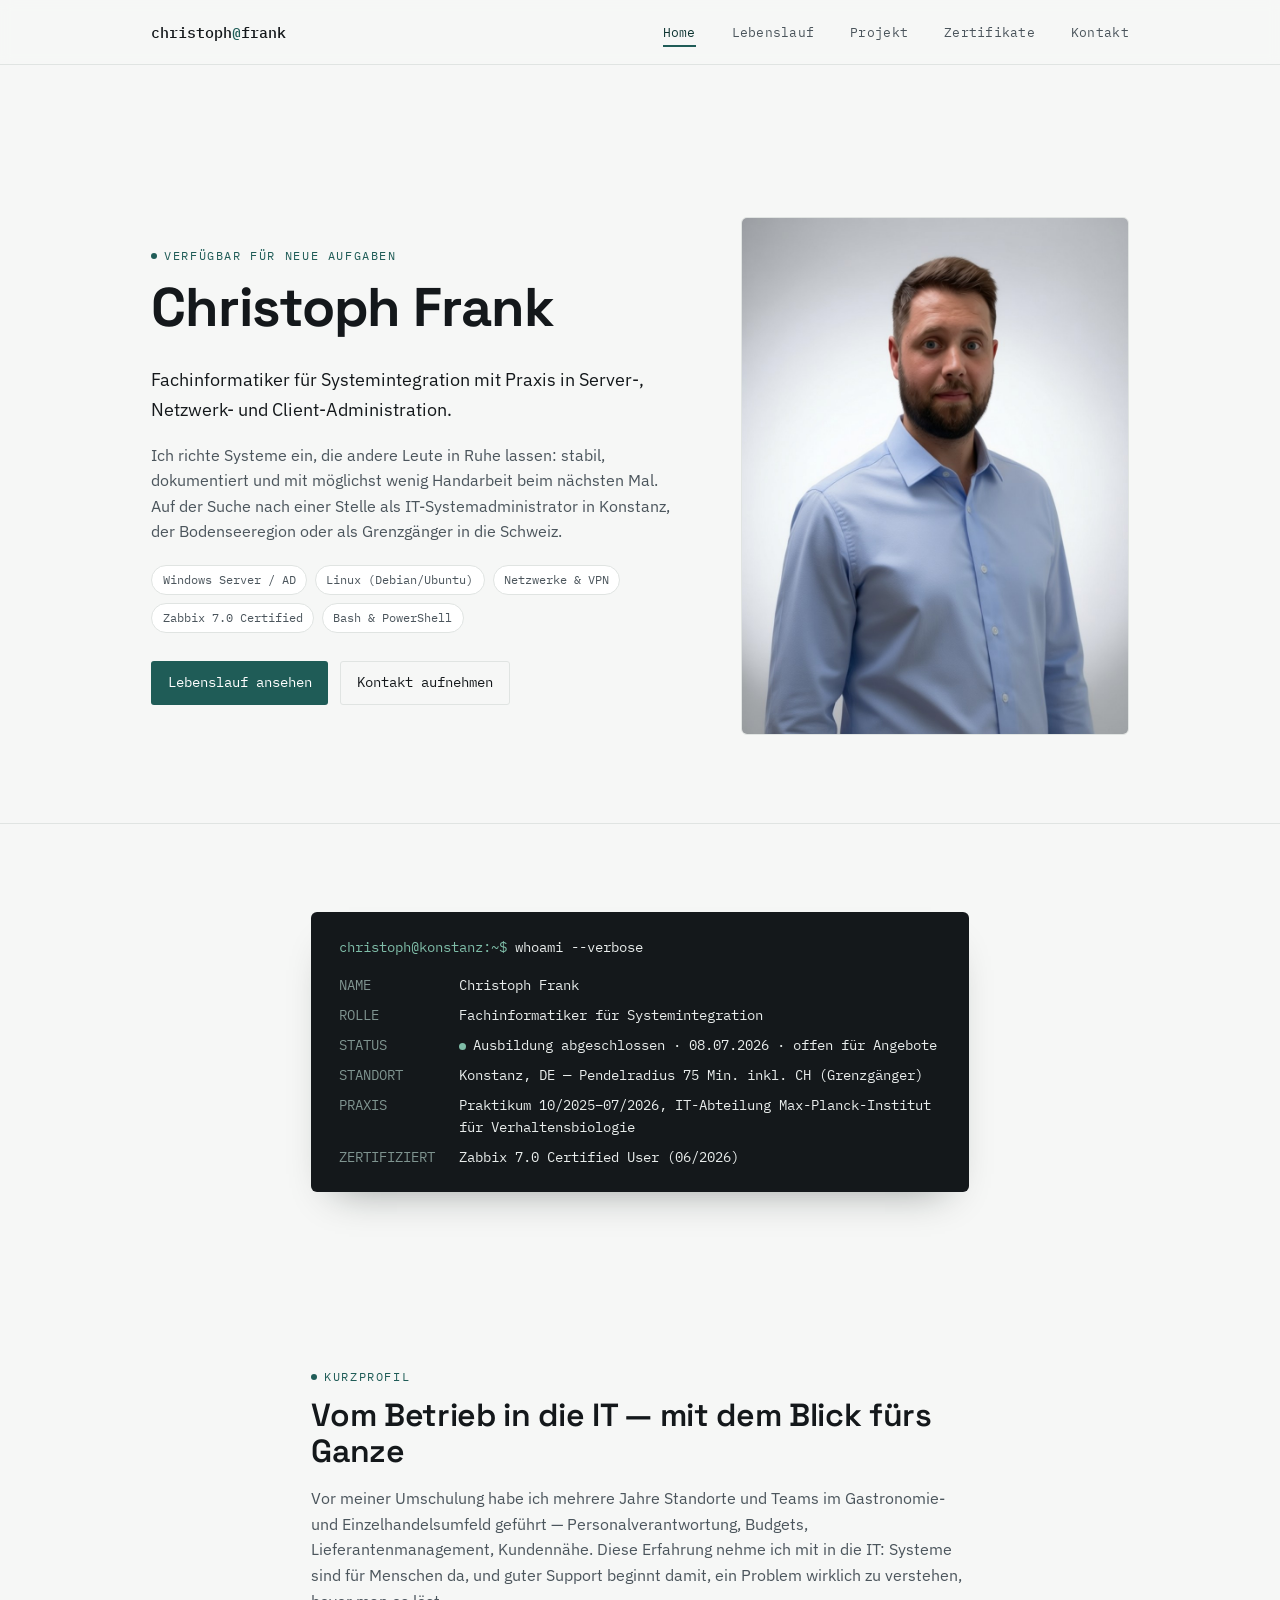
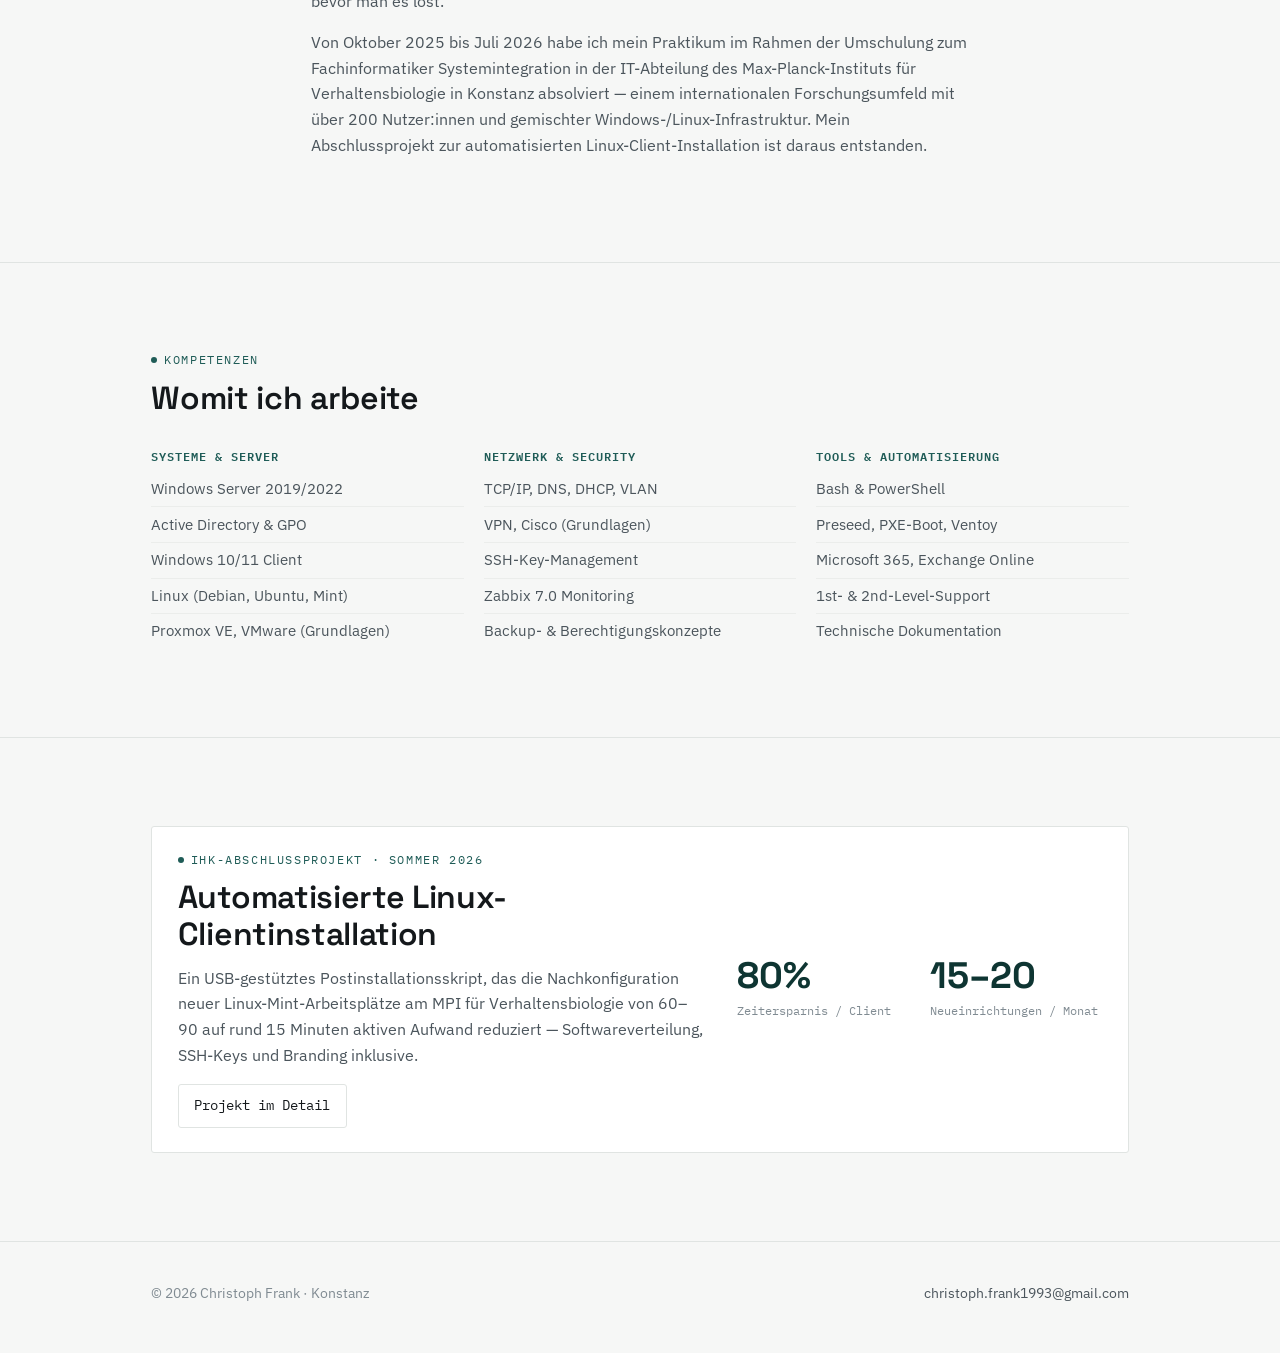
<file: index.html>
<!DOCTYPE html>
<html lang="de">
<head>
<meta charset="UTF-8">
<meta name="viewport" content="width=device-width, initial-scale=1.0">
<meta name="robots" content="noindex, nofollow">
<title>Christoph Frank — Fachinformatiker Systemintegration</title>
<meta name="description" content="Christoph Frank, Fachinformatiker für Systemintegration aus Konstanz — IT-Systemadministration, Netzwerke, Automatisierung.">
<link rel="preconnect" href="https://fonts.googleapis.com">
<link rel="preconnect" href="https://fonts.gstatic.com" crossorigin>
<link href="https://fonts.googleapis.com/css2?family=Space+Grotesk:wght@500;600;700&family=IBM+Plex+Sans:wght@400;500;600&family=IBM+Plex+Mono:wght@400;500&display=swap" rel="stylesheet">
<link rel="stylesheet" href="style.css">
</head>
<body>

<nav class="site-nav">
  <div class="wrap">
    <a href="index.html" class="brand">christoph<span>@</span>frank</a>
    <button class="nav-toggle" aria-label="Menü öffnen" aria-expanded="false">Menü ▾</button>
    <ul class="nav-links">
      <li><a href="index.html" class="active">Home</a></li>
      <li><a href="lebenslauf.html">Lebenslauf</a></li>
      <li><a href="projekt.html">Projekt</a></li>
      <li><a href="zertifikate.html">Zertifikate</a></li>
      <li><a href="mailto:christoph.frank1993@gmail.com">Kontakt</a></li>
    </ul>
  </div>
</nav>

<main>

  <!-- HERO -->
  <section>
    <div class="wrap hero">
      <div>
        <p class="eyebrow">Verfügbar für neue Aufgaben</p>
        <h1>Christoph Frank</h1>
        <p style="font-size:1.15rem; color:var(--ink); max-width:46ch;">Fachinformatiker für Systemintegration mit Praxis in Server-, Netzwerk- und Client-Administration.</p>
        <p style="max-width:52ch;">Ich richte Systeme ein, die andere Leute in Ruhe lassen: stabil, dokumentiert und mit möglichst wenig Handarbeit beim nächsten Mal. Auf der Suche nach einer Stelle als IT-Systemadministrator in Konstanz, der Bodenseeregion oder als Grenzgänger in die Schweiz.</p>
        <div class="tag-row">
          <span class="tag">Windows Server / AD</span>
          <span class="tag">Linux (Debian/Ubuntu)</span>
          <span class="tag">Netzwerke &amp; VPN</span>
          <span class="tag">Zabbix 7.0 Certified</span>
          <span class="tag">Bash &amp; PowerShell</span>
        </div>
        <div class="btn-row">
          <a href="lebenslauf.html" class="btn btn-primary">Lebenslauf ansehen</a>
          <a href="mailto:christoph.frank1993@gmail.com" class="btn btn-ghost">Kontakt aufnehmen</a>
        </div>
      </div>
      <img src="assets/foto.jpg" alt="Portraitfoto von Christoph Frank" class="hero-photo">
    </div>
  </section>

  <!-- SYSTEM STATUS -->
  <section class="section-line">
    <div class="wrap narrow">
      <div class="sysinfo">
        <div class="prompt">christoph@konstanz:~$ <span class="cmd">whoami --verbose</span></div>
        <dl>
          <dt>NAME</dt><dd>Christoph Frank</dd>
          <dt>ROLLE</dt><dd>Fachinformatiker für Systemintegration</dd>
          <dt>STATUS</dt><dd><span class="dot"></span>Ausbildung abgeschlossen · 08.07.2026 · offen für Angebote</dd>
          <dt>STANDORT</dt><dd>Konstanz, DE — Pendelradius 75 Min. inkl. CH (Grenzgänger)</dd>
          <dt>PRAXIS</dt><dd>Praktikum 10/2025–07/2026, IT-Abteilung Max-Planck-Institut für Verhaltensbiologie</dd>
          <dt>ZERTIFIZIERT</dt><dd>Zabbix 7.0 Certified User (06/2026)</dd>
        </dl>
      </div>
    </div>
  </section>

  <!-- ABOUT -->
  <section>
    <div class="wrap narrow">
      <p class="eyebrow">Kurzprofil</p>
      <h2>Vom Betrieb in die IT — mit dem Blick fürs Ganze</h2>
      <p>Vor meiner Umschulung habe ich mehrere Jahre Standorte und Teams im Gastronomie- und Einzelhandelsumfeld geführt — Personalverantwortung, Budgets, Lieferantenmanagement, Kundennähe. Diese Erfahrung nehme ich mit in die IT: Systeme sind für Menschen da, und guter Support beginnt damit, ein Problem wirklich zu verstehen, bevor man es löst.</p>
      <p>Von Oktober 2025 bis Juli 2026 habe ich mein Praktikum im Rahmen der Umschulung zum Fachinformatiker Systemintegration in der IT-Abteilung des Max-Planck-Instituts für Verhaltensbiologie in Konstanz absolviert — einem internationalen Forschungsumfeld mit über 200 Nutzer:innen und gemischter Windows-/Linux-Infrastruktur. Mein Abschlussprojekt zur automatisierten Linux-Client-Installation ist daraus entstanden.</p>
    </div>
  </section>

  <!-- SKILLS -->
  <section class="section-line">
    <div class="wrap">
      <p class="eyebrow">Kompetenzen</p>
      <h2>Womit ich arbeite</h2>
      <div class="grid-3" style="margin-top:2rem;">
        <div class="skill-group">
          <h4>Systeme &amp; Server</h4>
          <ul>
            <li>Windows Server 2019/2022</li>
            <li>Active Directory &amp; GPO</li>
            <li>Windows 10/11 Client</li>
            <li>Linux (Debian, Ubuntu, Mint)</li>
            <li>Proxmox VE, VMware (Grundlagen)</li>
          </ul>
        </div>
        <div class="skill-group">
          <h4>Netzwerk &amp; Security</h4>
          <ul>
            <li>TCP/IP, DNS, DHCP, VLAN</li>
            <li>VPN, Cisco (Grundlagen)</li>
            <li>SSH-Key-Management</li>
            <li>Zabbix 7.0 Monitoring</li>
            <li>Backup- &amp; Berechtigungskonzepte</li>
          </ul>
        </div>
        <div class="skill-group">
          <h4>Tools &amp; Automatisierung</h4>
          <ul>
            <li>Bash &amp; PowerShell</li>
            <li>Preseed, PXE-Boot, Ventoy</li>
            <li>Microsoft 365, Exchange Online</li>
            <li>1st- &amp; 2nd-Level-Support</li>
            <li>Technische Dokumentation</li>
          </ul>
        </div>
      </div>
    </div>
  </section>

  <!-- PROJECT TEASER -->
  <section class="section-line">
    <div class="wrap">
      <div class="card" style="display:grid; grid-template-columns:1.3fr 0.9fr; gap:2rem; align-items:center;">
        <div>
          <p class="eyebrow">IHK-Abschlussprojekt · Sommer 2026</p>
          <h2 style="margin-bottom:0.4em;">Automatisierte Linux-Clientinstallation</h2>
          <p>Ein USB-gestütztes Postinstallationsskript, das die Nachkonfiguration neuer Linux-Mint-Arbeitsplätze am MPI für Verhaltensbiologie von 60–90 auf rund 15 Minuten aktiven Aufwand reduziert — Softwareverteilung, SSH-Keys und Branding inklusive.</p>
          <a href="projekt.html" class="btn btn-ghost">Projekt im Detail</a>
        </div>
        <div style="display:grid; grid-template-columns:1fr 1fr; gap:1.25rem;">
          <div><div class="stat">80%</div><div class="stat-label">Zeitersparnis / Client</div></div>
          <div><div class="stat">15–20</div><div class="stat-label">Neueinrichtungen / Monat</div></div>
        </div>
      </div>
    </div>
  </section>

</main>

<footer>
  <div class="wrap">
    <div>© 2026 Christoph Frank · Konstanz</div>
    <div style="display:flex; gap:1.5rem; flex-wrap:wrap;">
      <a href="mailto:christoph.frank1993@gmail.com">christoph.frank1993@gmail.com</a>
    </div>
  </div>
</footer>

<script>
  const toggle = document.querySelector('.nav-toggle');
  const links = document.querySelector('.nav-links');
  if (toggle) {
    toggle.addEventListener('click', () => {
      const open = links.classList.toggle('open');
      toggle.setAttribute('aria-expanded', open);
    });
  }
</script>
</body>
</html>
</file>
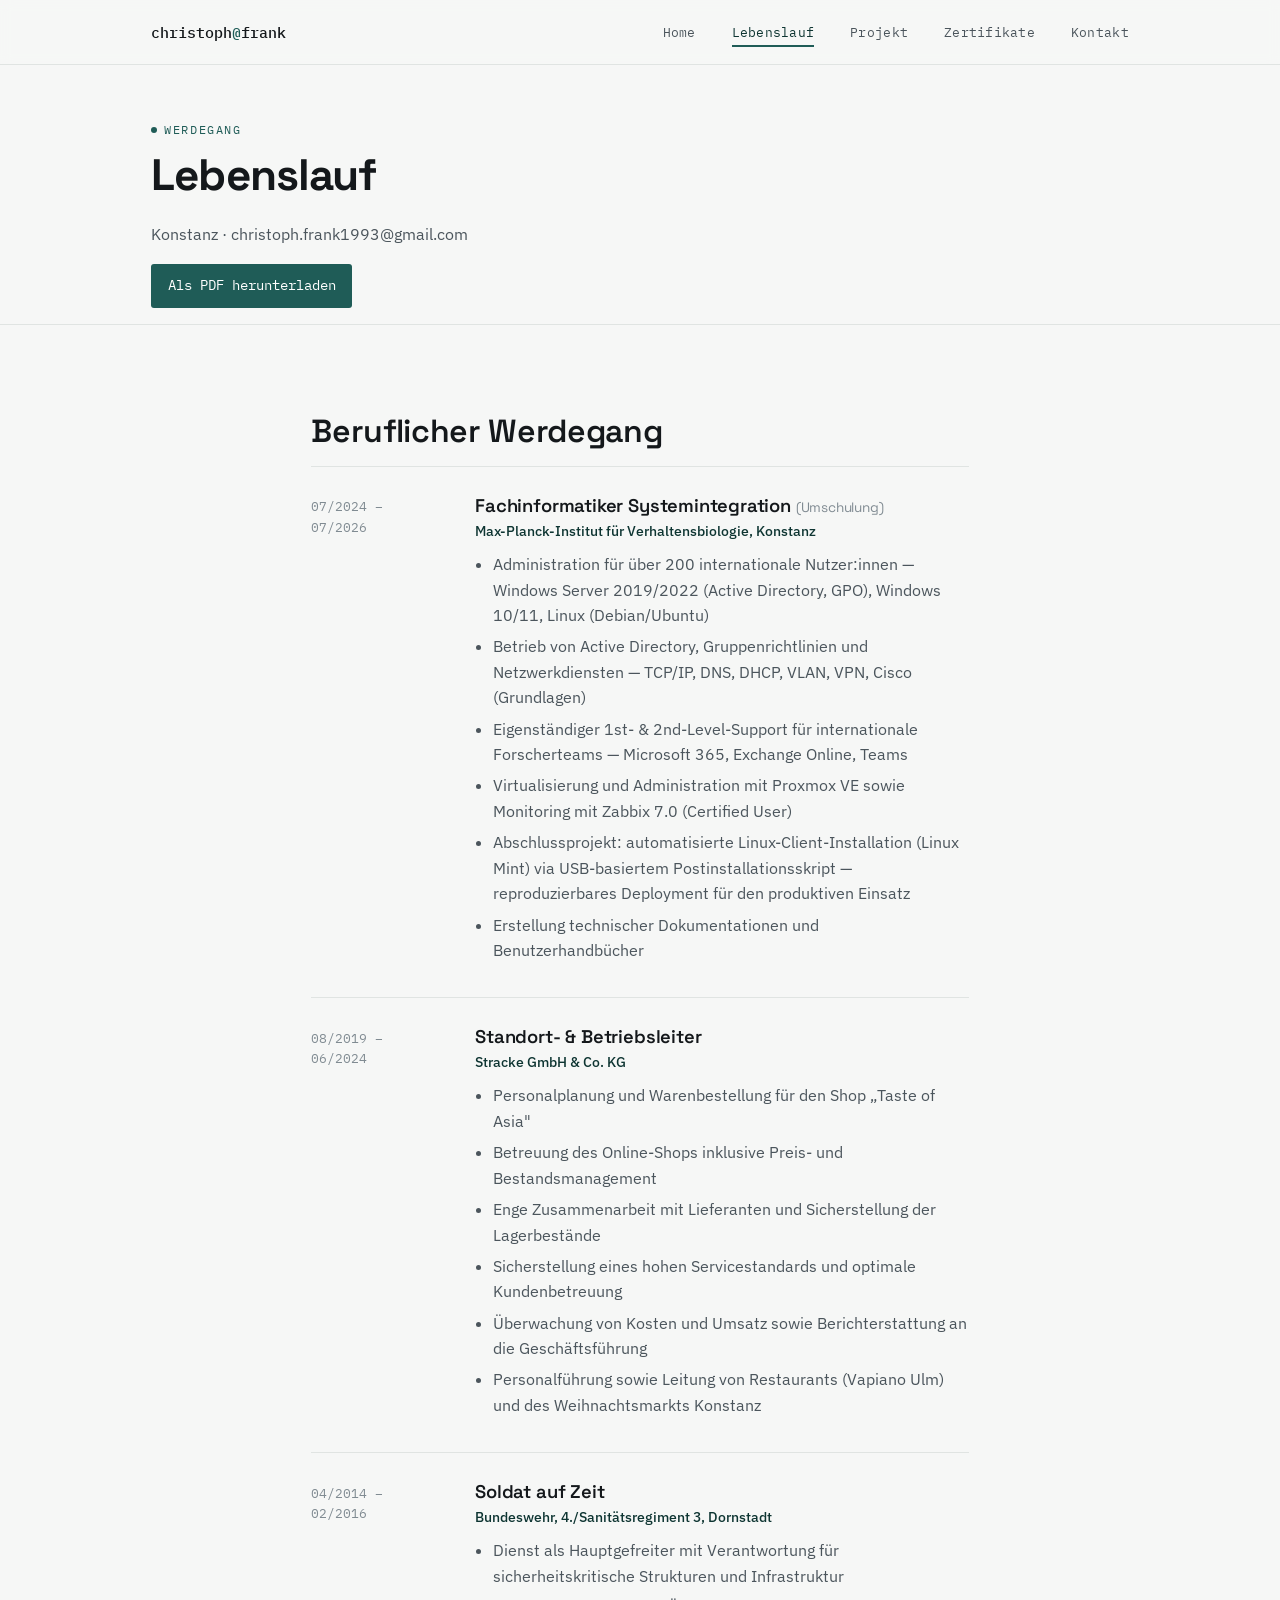
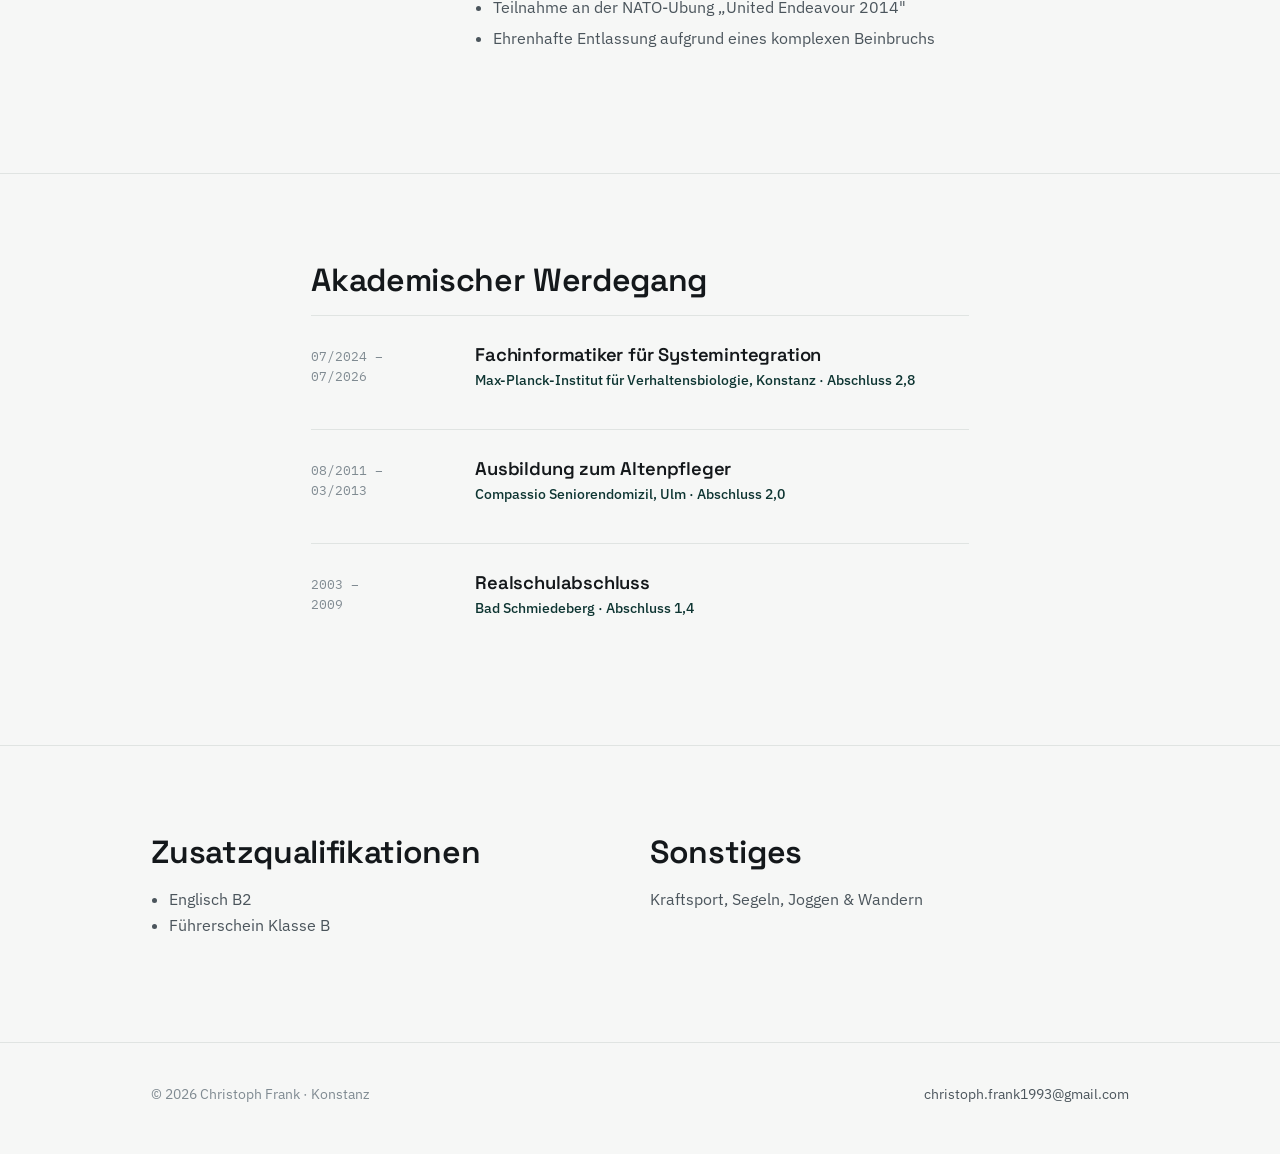
<file: lebenslauf.html>
<!DOCTYPE html>
<html lang="de">
<head>
<meta charset="UTF-8">
<meta name="viewport" content="width=device-width, initial-scale=1.0">
<meta name="robots" content="noindex, nofollow">
<title>Lebenslauf — Christoph Frank</title>
<link rel="preconnect" href="https://fonts.googleapis.com">
<link rel="preconnect" href="https://fonts.gstatic.com" crossorigin>
<link href="https://fonts.googleapis.com/css2?family=Space+Grotesk:wght@500;600;700&family=IBM+Plex+Sans:wght@400;500;600&family=IBM+Plex+Mono:wght@400;500&display=swap" rel="stylesheet">
<link rel="stylesheet" href="style.css">
</head>
<body>

<nav class="site-nav">
  <div class="wrap">
    <a href="index.html" class="brand">christoph<span>@</span>frank</a>
    <button class="nav-toggle" aria-label="Menü öffnen" aria-expanded="false">Menü ▾</button>
    <ul class="nav-links">
      <li><a href="index.html">Home</a></li>
      <li><a href="lebenslauf.html" class="active">Lebenslauf</a></li>
      <li><a href="projekt.html">Projekt</a></li>
      <li><a href="zertifikate.html">Zertifikate</a></li>
      <li><a href="mailto:christoph.frank1993@gmail.com">Kontakt</a></li>
    </ul>
  </div>
</nav>

<main>

  <section class="page-hero">
    <div class="wrap">
      <p class="eyebrow">Werdegang</p>
      <h1 style="font-size:clamp(2rem,4vw,2.75rem);">Lebenslauf</h1>
      <p class="narrow">Konstanz · christoph.frank1993@gmail.com</p>
      <div class="btn-row">
        <a href="assets/Lebenslauf_Frank_Christoph.pdf" class="btn btn-primary" download>Als PDF herunterladen</a>
      </div>
    </div>
  </section>

  <!-- BERUFLICHER WERDEGANG -->
  <section class="section-line">
    <div class="wrap narrow">
      <h2>Beruflicher Werdegang</h2>

      <div class="timeline-item">
        <div class="timeline-date mono">07/2024 –<br>07/2026</div>
        <div class="timeline-body">
          <h3>Fachinformatiker Systemintegration <span style="font-weight:400; color:var(--ink-faint); font-size:0.85rem;">(Umschulung)</span></h3>
          <div class="timeline-org">Max-Planck-Institut für Verhaltensbiologie, Konstanz</div>
          <ul>
            <li>Administration für über 200 internationale Nutzer:innen — Windows Server 2019/2022 (Active Directory, GPO), Windows 10/11, Linux (Debian/Ubuntu)</li>
            <li>Betrieb von Active Directory, Gruppenrichtlinien und Netzwerkdiensten — TCP/IP, DNS, DHCP, VLAN, VPN, Cisco (Grundlagen)</li>
            <li>Eigenständiger 1st- &amp; 2nd-Level-Support für internationale Forscherteams — Microsoft 365, Exchange Online, Teams</li>
            <li>Virtualisierung und Administration mit Proxmox VE sowie Monitoring mit Zabbix 7.0 (Certified User)</li>
            <li>Abschlussprojekt: automatisierte Linux-Client-Installation (Linux Mint) via USB-basiertem Postinstallationsskript — reproduzierbares Deployment für den produktiven Einsatz</li>
            <li>Erstellung technischer Dokumentationen und Benutzerhandbücher</li>
          </ul>
        </div>
      </div>

      <div class="timeline-item">
        <div class="timeline-date mono">08/2019 –<br>06/2024</div>
        <div class="timeline-body">
          <h3>Standort- &amp; Betriebsleiter</h3>
          <div class="timeline-org">Stracke GmbH &amp; Co. KG</div>
          <ul>
            <li>Personalplanung und Warenbestellung für den Shop „Taste of Asia"</li>
            <li>Betreuung des Online-Shops inklusive Preis- und Bestandsmanagement</li>
            <li>Enge Zusammenarbeit mit Lieferanten und Sicherstellung der Lagerbestände</li>
            <li>Sicherstellung eines hohen Servicestandards und optimale Kundenbetreuung</li>
            <li>Überwachung von Kosten und Umsatz sowie Berichterstattung an die Geschäftsführung</li>
            <li>Personalführung sowie Leitung von Restaurants (Vapiano Ulm) und des Weihnachtsmarkts Konstanz</li>
          </ul>
        </div>
      </div>

      <div class="timeline-item">
        <div class="timeline-date mono">04/2014 –<br>02/2016</div>
        <div class="timeline-body">
          <h3>Soldat auf Zeit</h3>
          <div class="timeline-org">Bundeswehr, 4./Sanitätsregiment 3, Dornstadt</div>
          <ul>
            <li>Dienst als Hauptgefreiter mit Verantwortung für sicherheitskritische Strukturen und Infrastruktur</li>
            <li>Teilnahme an der NATO-Übung „United Endeavour 2014"</li>
            <li>Ehrenhafte Entlassung aufgrund eines komplexen Beinbruchs</li>
          </ul>
        </div>
      </div>
    </div>
  </section>

  <!-- AKADEMISCHER WERDEGANG -->
  <section class="section-line">
    <div class="wrap narrow">
      <h2>Akademischer Werdegang</h2>

      <div class="timeline-item">
        <div class="timeline-date mono">07/2024 –<br>07/2026</div>
        <div class="timeline-body">
          <h3>Fachinformatiker für Systemintegration</h3>
          <div class="timeline-org">Max-Planck-Institut für Verhaltensbiologie, Konstanz · Abschluss 2,8</div>
        </div>
      </div>

      <div class="timeline-item">
        <div class="timeline-date mono">08/2011 –<br>03/2013</div>
        <div class="timeline-body">
          <h3>Ausbildung zum Altenpfleger</h3>
          <div class="timeline-org">Compassio Seniorendomizil, Ulm · Abschluss 2,0</div>
        </div>
      </div>

      <div class="timeline-item">
        <div class="timeline-date mono">2003 –<br>2009</div>
        <div class="timeline-body">
          <h3>Realschulabschluss</h3>
          <div class="timeline-org">Bad Schmiedeberg · Abschluss 1,4</div>
        </div>
      </div>
    </div>
  </section>

  <!-- ZUSATZ -->
  <section class="section-line">
    <div class="wrap grid-2">
      <div>
        <h2>Zusatzqualifikationen</h2>
        <ul style="color:var(--ink-soft); padding-left:1.1em;">
          <li>Englisch B2</li>
          <li>Führerschein Klasse B</li>
        </ul>
      </div>
      <div>
        <h2>Sonstiges</h2>
        <p>Kraftsport, Segeln, Joggen &amp; Wandern</p>
      </div>
    </div>
  </section>

</main>

<footer>
  <div class="wrap">
    <div>© 2026 Christoph Frank · Konstanz</div>
    <div style="display:flex; gap:1.5rem; flex-wrap:wrap;">
      <a href="mailto:christoph.frank1993@gmail.com">christoph.frank1993@gmail.com</a>
    </div>
  </div>
</footer>

<script>
  const toggle = document.querySelector('.nav-toggle');
  const links = document.querySelector('.nav-links');
  if (toggle) {
    toggle.addEventListener('click', () => {
      const open = links.classList.toggle('open');
      toggle.setAttribute('aria-expanded', open);
    });
  }
</script>
</body>
</html>
</file>
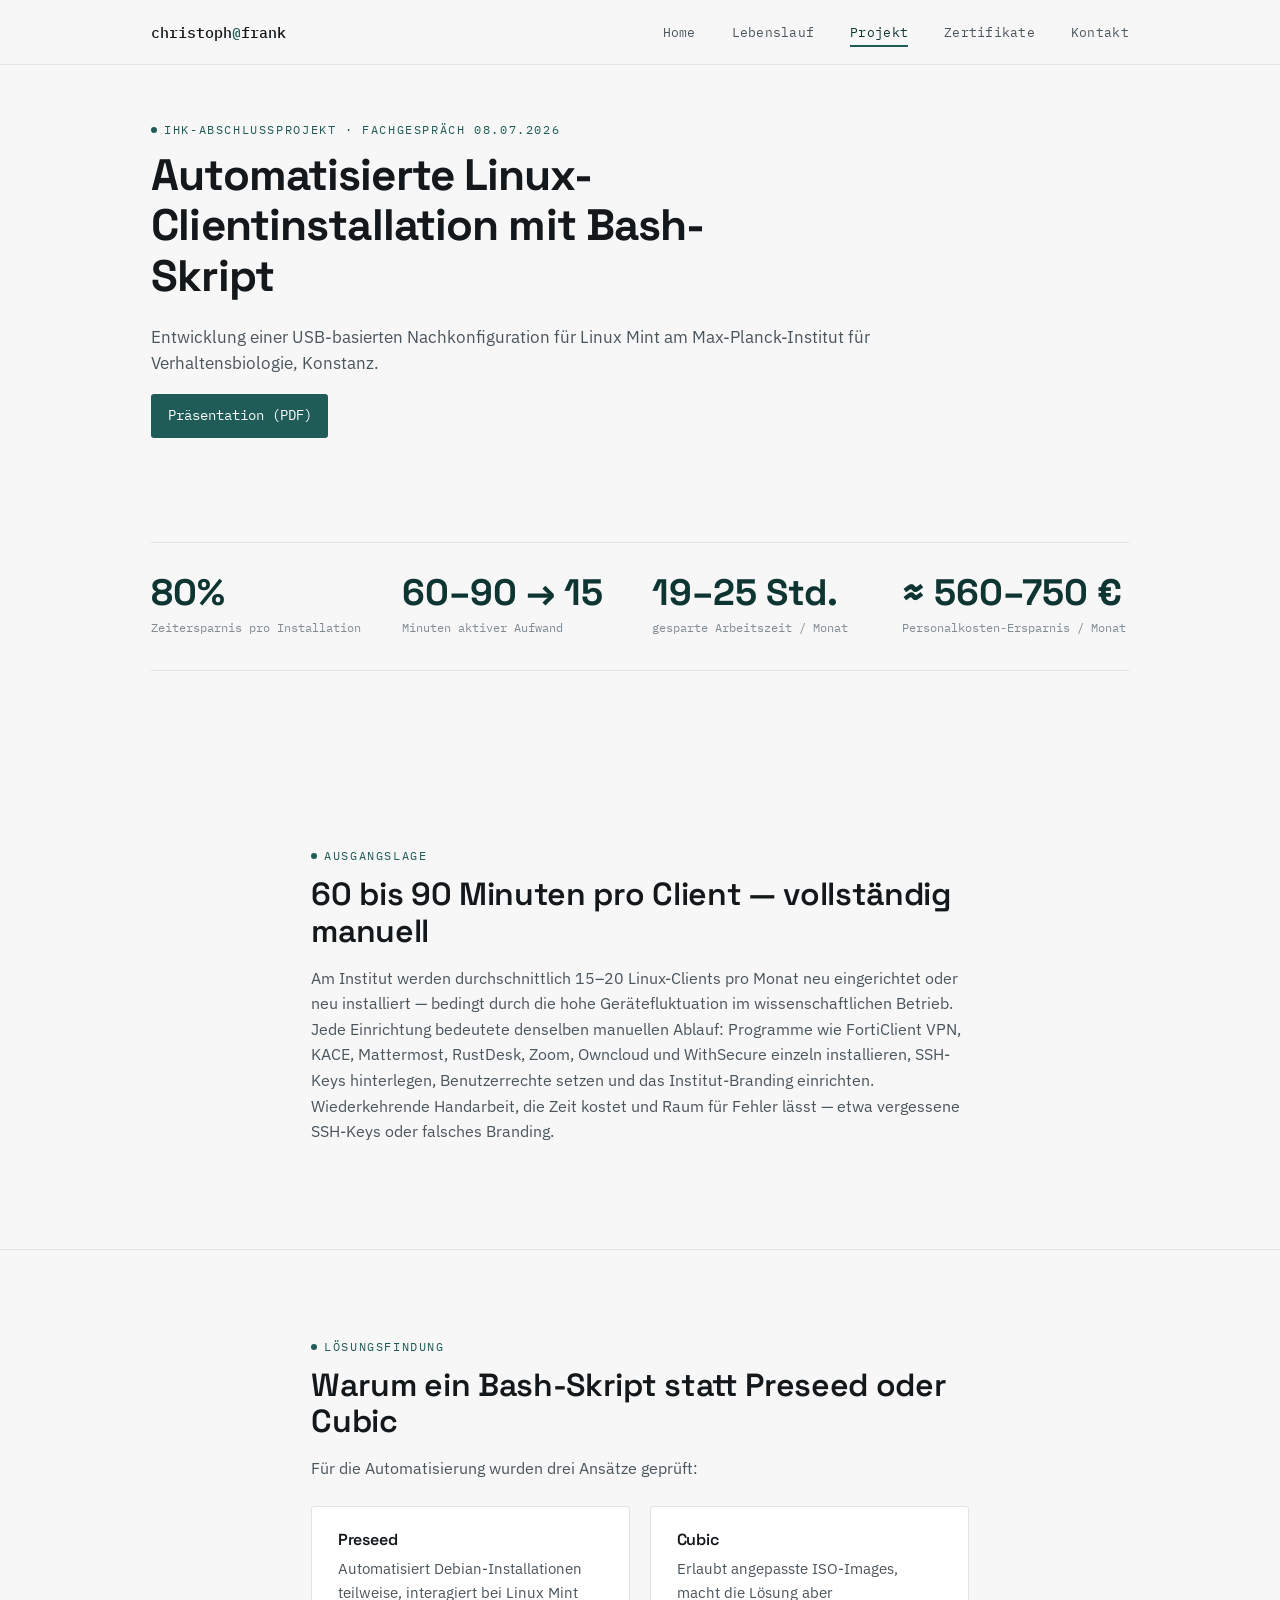
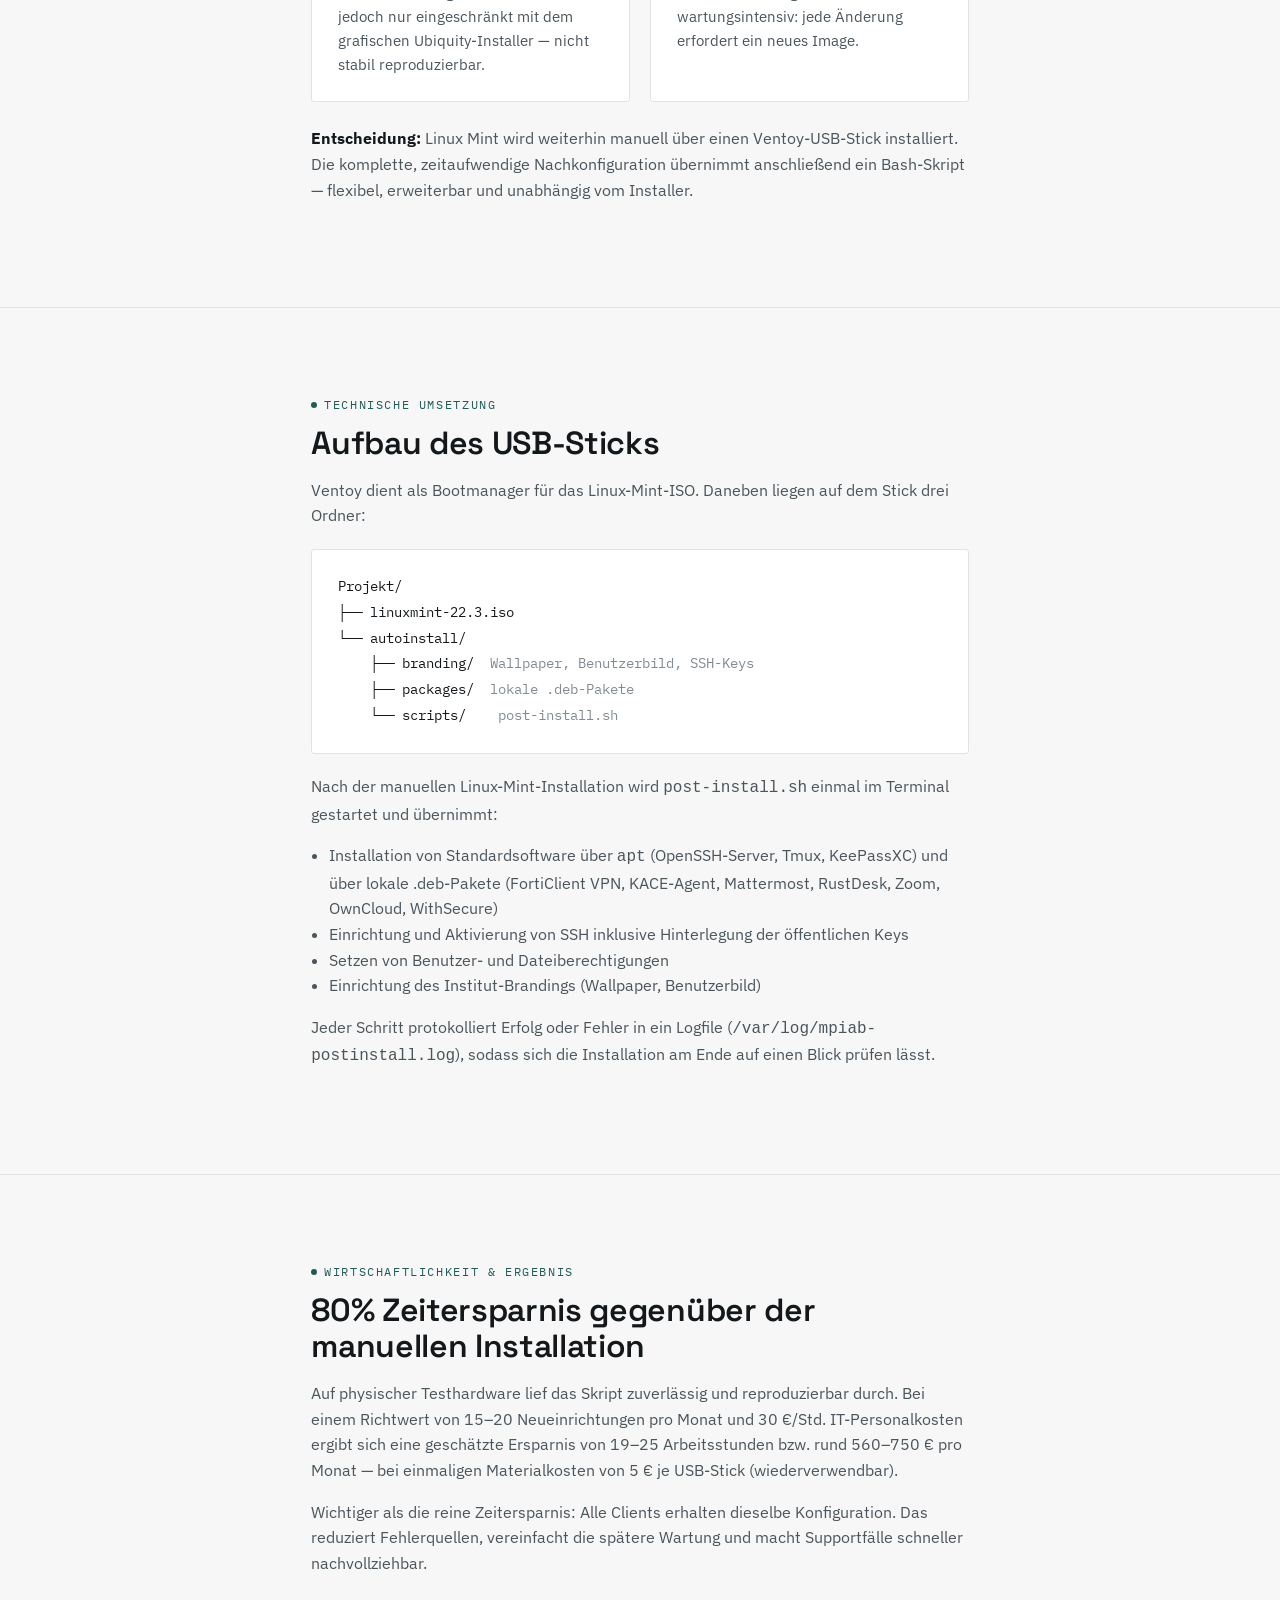
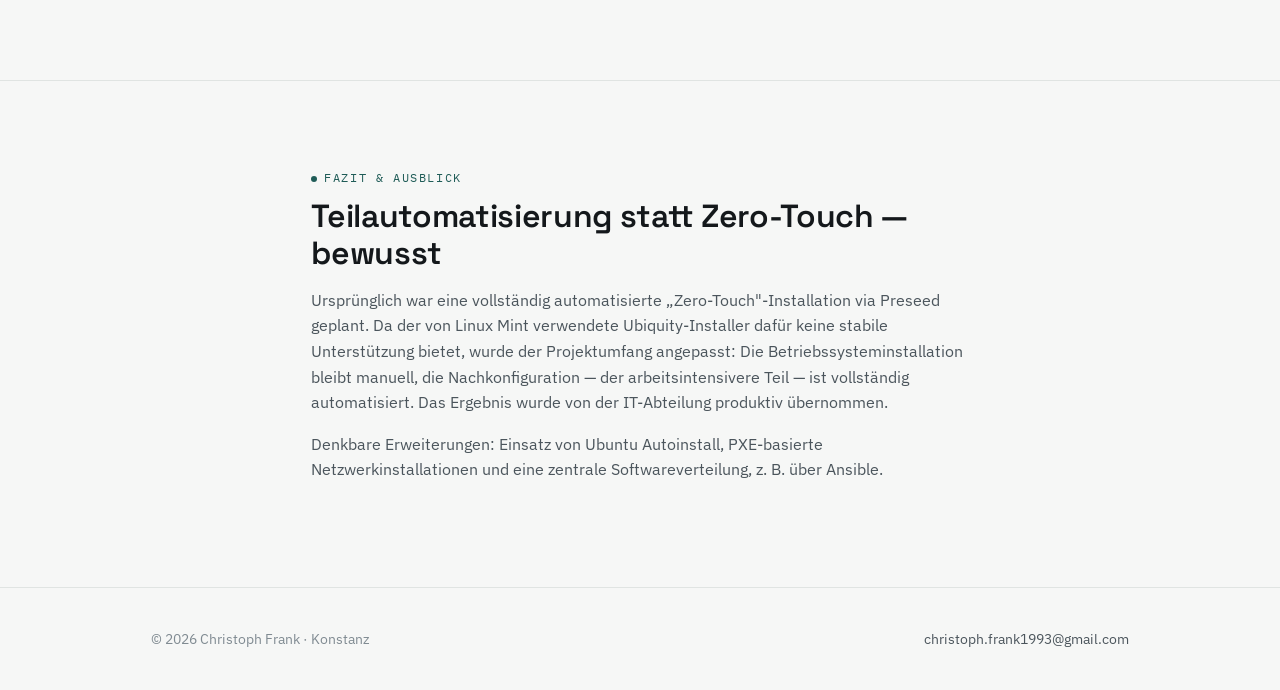
<file: projekt.html>
<!DOCTYPE html>
<html lang="de">
<head>
<meta charset="UTF-8">
<meta name="viewport" content="width=device-width, initial-scale=1.0">
<meta name="robots" content="noindex, nofollow">
<title>Projekt — Automatisierte Linux-Clientinstallation</title>
<link rel="preconnect" href="https://fonts.googleapis.com">
<link rel="preconnect" href="https://fonts.gstatic.com" crossorigin>
<link href="https://fonts.googleapis.com/css2?family=Space+Grotesk:wght@500;600;700&family=IBM+Plex+Sans:wght@400;500;600&family=IBM+Plex+Mono:wght@400;500&display=swap" rel="stylesheet">
<link rel="stylesheet" href="style.css">
</head>
<body>

<nav class="site-nav">
  <div class="wrap">
    <a href="index.html" class="brand">christoph<span>@</span>frank</a>
    <button class="nav-toggle" aria-label="Menü öffnen" aria-expanded="false">Menü ▾</button>
    <ul class="nav-links">
      <li><a href="index.html">Home</a></li>
      <li><a href="lebenslauf.html">Lebenslauf</a></li>
      <li><a href="projekt.html" class="active">Projekt</a></li>
      <li><a href="zertifikate.html">Zertifikate</a></li>
      <li><a href="mailto:christoph.frank1993@gmail.com">Kontakt</a></li>
    </ul>
  </div>
</nav>

<main>

  <section class="page-hero">
    <div class="wrap">
      <p class="eyebrow">IHK-Abschlussprojekt · Fachgespräch 08.07.2026</p>
      <h1 style="font-size:clamp(2rem,4vw,2.75rem); max-width:20ch;">Automatisierte Linux-Clientinstallation mit Bash-Skript</h1>
      <p class="narrow" style="font-size:1.05rem;">Entwicklung einer USB-basierten Nachkonfiguration für Linux Mint am Max-Planck-Institut für Verhaltensbiologie, Konstanz.</p>
      <div class="btn-row">
        <a href="assets/projektpraesentation.pdf" class="btn btn-primary" download>Präsentation (PDF)</a>
      </div>
    </div>
  </section>

  <!-- STATS -->
  <section>
    <div class="wrap">
      <div class="stat-strip">
        <div><div class="stat">80%</div><div class="stat-label">Zeitersparnis pro Installation</div></div>
        <div><div class="stat">60–90 → 15</div><div class="stat-label">Minuten aktiver Aufwand</div></div>
        <div><div class="stat">19–25 Std.</div><div class="stat-label">gesparte Arbeitszeit / Monat</div></div>
        <div><div class="stat">≈ 560–750 €</div><div class="stat-label">Personalkosten-Ersparnis / Monat</div></div>
      </div>
    </div>
  </section>

  <!-- AUSGANGSSITUATION -->
  <section>
    <div class="wrap narrow">
      <p class="eyebrow">Ausgangslage</p>
      <h2>60 bis 90 Minuten pro Client — vollständig manuell</h2>
      <p>Am Institut werden durchschnittlich 15–20 Linux-Clients pro Monat neu eingerichtet oder neu installiert — bedingt durch die hohe Gerätefluktuation im wissenschaftlichen Betrieb. Jede Einrichtung bedeutete denselben manuellen Ablauf: Programme wie FortiClient VPN, KACE, Mattermost, RustDesk, Zoom, Owncloud und WithSecure einzeln installieren, SSH-Keys hinterlegen, Benutzerrechte setzen und das Institut-Branding einrichten. Wiederkehrende Handarbeit, die Zeit kostet und Raum für Fehler lässt — etwa vergessene SSH-Keys oder falsches Branding.</p>
    </div>
  </section>

  <!-- LÖSUNGSFINDUNG -->
  <section class="section-line">
    <div class="wrap narrow">
      <p class="eyebrow">Lösungsfindung</p>
      <h2>Warum ein Bash-Skript statt Preseed oder Cubic</h2>
      <p>Für die Automatisierung wurden drei Ansätze geprüft:</p>
      <div class="grid-2" style="margin:1.5rem 0;">
        <div class="card">
          <h3 style="font-size:1rem;">Preseed</h3>
          <p style="margin:0; font-size:0.94rem;">Automatisiert Debian-Installationen teilweise, interagiert bei Linux Mint jedoch nur eingeschränkt mit dem grafischen Ubiquity-Installer — nicht stabil reproduzierbar.</p>
        </div>
        <div class="card">
          <h3 style="font-size:1rem;">Cubic</h3>
          <p style="margin:0; font-size:0.94rem;">Erlaubt angepasste ISO-Images, macht die Lösung aber wartungsintensiv: jede Änderung erfordert ein neues Image.</p>
        </div>
      </div>
      <p><strong>Entscheidung:</strong> Linux Mint wird weiterhin manuell über einen Ventoy-USB-Stick installiert. Die komplette, zeitaufwendige Nachkonfiguration übernimmt anschließend ein Bash-Skript — flexibel, erweiterbar und unabhängig vom Installer.</p>
    </div>
  </section>

  <!-- TECHNISCHE UMSETZUNG -->
  <section class="section-line">
    <div class="wrap narrow">
      <p class="eyebrow">Technische Umsetzung</p>
      <h2>Aufbau des USB-Sticks</h2>
      <p>Ventoy dient als Bootmanager für das Linux-Mint-ISO. Daneben liegen auf dem Stick drei Ordner:</p>
      <div class="card mono" style="font-size:0.85rem; line-height:1.9; margin:1.25rem 0;">
        Projekt/<br>
        ├── linuxmint-22.3.iso<br>
        └── autoinstall/<br>
        &nbsp;&nbsp;&nbsp;&nbsp;├── branding/&nbsp;&nbsp;<span style="color:var(--ink-faint);">Wallpaper, Benutzerbild, SSH-Keys</span><br>
        &nbsp;&nbsp;&nbsp;&nbsp;├── packages/&nbsp;&nbsp;<span style="color:var(--ink-faint);">lokale .deb-Pakete</span><br>
        &nbsp;&nbsp;&nbsp;&nbsp;└── scripts/&nbsp;&nbsp;&nbsp;&nbsp;<span style="color:var(--ink-faint);">post-install.sh</span>
      </div>
      <p>Nach der manuellen Linux-Mint-Installation wird <code>post-install.sh</code> einmal im Terminal gestartet und übernimmt:</p>
      <ul style="color:var(--ink-soft); padding-left:1.1em;">
        <li>Installation von Standardsoftware über <code>apt</code> (OpenSSH-Server, Tmux, KeePassXC) und über lokale .deb-Pakete (FortiClient VPN, KACE-Agent, Mattermost, RustDesk, Zoom, OwnCloud, WithSecure)</li>
        <li>Einrichtung und Aktivierung von SSH inklusive Hinterlegung der öffentlichen Keys</li>
        <li>Setzen von Benutzer- und Dateiberechtigungen</li>
        <li>Einrichtung des Institut-Brandings (Wallpaper, Benutzerbild)</li>
      </ul>
      <p>Jeder Schritt protokolliert Erfolg oder Fehler in ein Logfile (<code>/var/log/mpiab-postinstall.log</code>), sodass sich die Installation am Ende auf einen Blick prüfen lässt.</p>
    </div>
  </section>

  <!-- WIRTSCHAFTLICHKEIT -->
  <section class="section-line">
    <div class="wrap narrow">
      <p class="eyebrow">Wirtschaftlichkeit &amp; Ergebnis</p>
      <h2>80% Zeitersparnis gegenüber der manuellen Installation</h2>
      <p>Auf physischer Testhardware lief das Skript zuverlässig und reproduzierbar durch. Bei einem Richtwert von 15–20 Neueinrichtungen pro Monat und 30 €/Std. IT-Personalkosten ergibt sich eine geschätzte Ersparnis von 19–25 Arbeitsstunden bzw. rund 560–750 € pro Monat — bei einmaligen Materialkosten von 5 € je USB-Stick (wiederverwendbar).</p>
      <p>Wichtiger als die reine Zeitersparnis: Alle Clients erhalten dieselbe Konfiguration. Das reduziert Fehlerquellen, vereinfacht die spätere Wartung und macht Supportfälle schneller nachvollziehbar.</p>
    </div>
  </section>

  <!-- FAZIT -->
  <section class="section-line">
    <div class="wrap narrow">
      <p class="eyebrow">Fazit &amp; Ausblick</p>
      <h2>Teilautomatisierung statt Zero-Touch — bewusst</h2>
      <p>Ursprünglich war eine vollständig automatisierte „Zero-Touch"-Installation via Preseed geplant. Da der von Linux Mint verwendete Ubiquity-Installer dafür keine stabile Unterstützung bietet, wurde der Projektumfang angepasst: Die Betriebssysteminstallation bleibt manuell, die Nachkonfiguration — der arbeitsintensivere Teil — ist vollständig automatisiert. Das Ergebnis wurde von der IT-Abteilung produktiv übernommen.</p>
      <p>Denkbare Erweiterungen: Einsatz von Ubuntu Autoinstall, PXE-basierte Netzwerkinstallationen und eine zentrale Softwareverteilung, z.&nbsp;B. über Ansible.</p>
    </div>
  </section>

</main>

<footer>
  <div class="wrap">
    <div>© 2026 Christoph Frank · Konstanz</div>
    <div style="display:flex; gap:1.5rem; flex-wrap:wrap;">
      <a href="mailto:christoph.frank1993@gmail.com">christoph.frank1993@gmail.com</a>
    </div>
  </div>
</footer>

<script>
  const toggle = document.querySelector('.nav-toggle');
  const links = document.querySelector('.nav-links');
  if (toggle) {
    toggle.addEventListener('click', () => {
      const open = links.classList.toggle('open');
      toggle.setAttribute('aria-expanded', open);
    });
  }
</script>
</body>
</html>
</file>
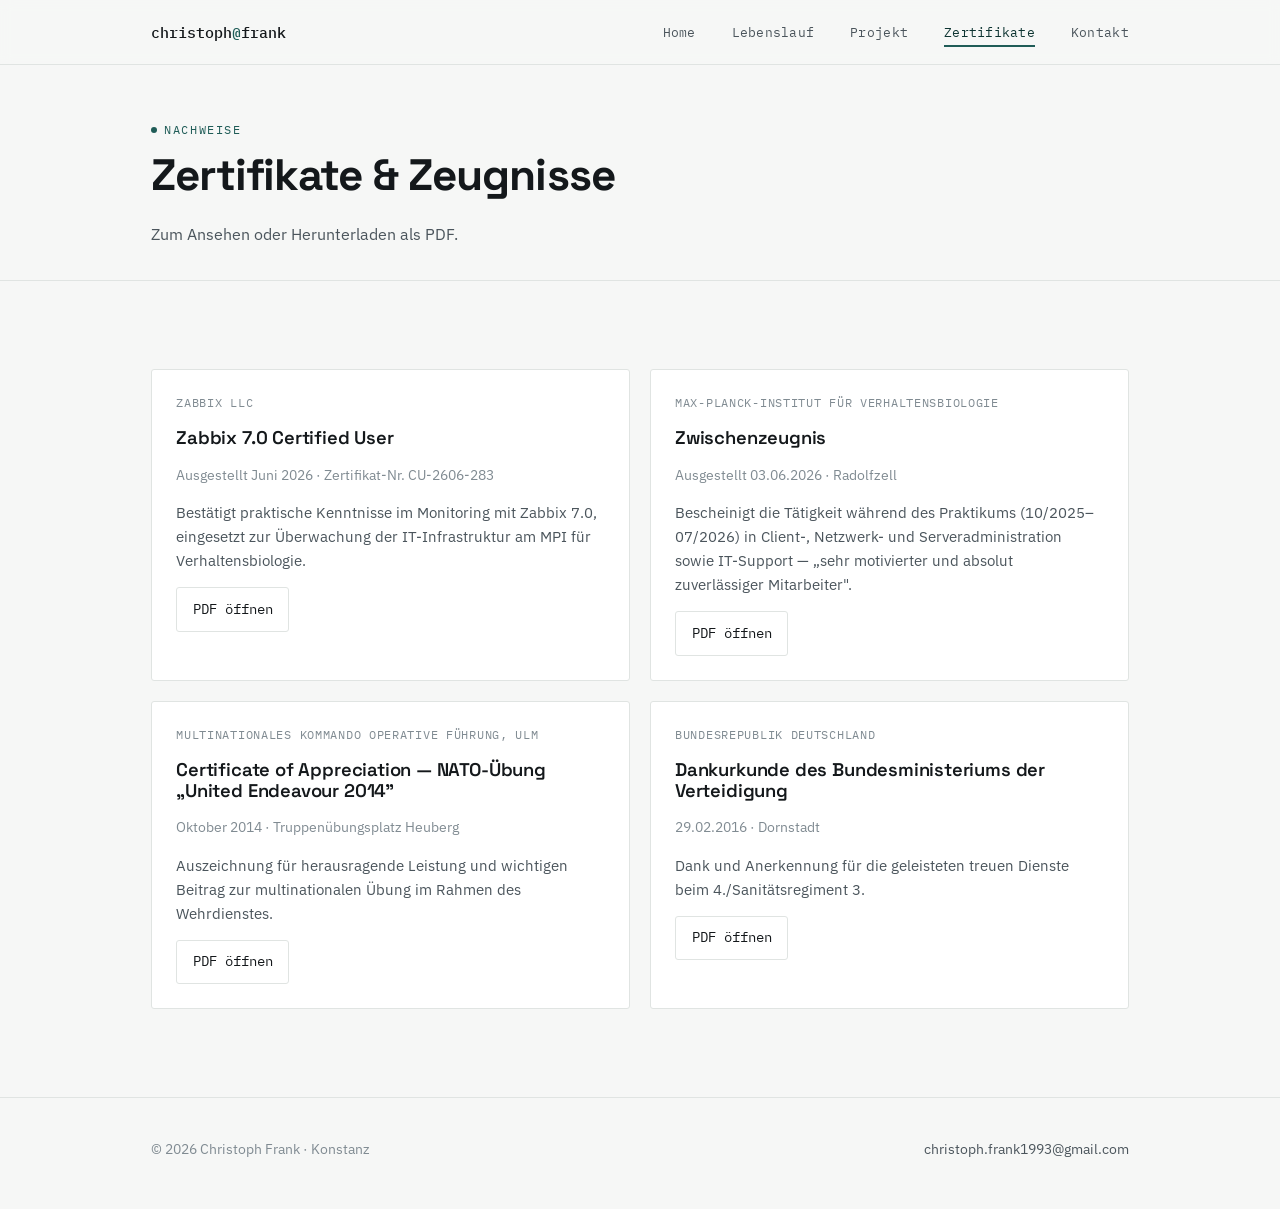
<file: zertifikate.html>
<!DOCTYPE html>
<html lang="de">
<head>
<meta charset="UTF-8">
<meta name="viewport" content="width=device-width, initial-scale=1.0">
<meta name="robots" content="noindex, nofollow">
<title>Zertifikate — Christoph Frank</title>
<link rel="preconnect" href="https://fonts.googleapis.com">
<link rel="preconnect" href="https://fonts.gstatic.com" crossorigin>
<link href="https://fonts.googleapis.com/css2?family=Space+Grotesk:wght@500;600;700&family=IBM+Plex+Sans:wght@400;500;600&family=IBM+Plex+Mono:wght@400;500&display=swap" rel="stylesheet">
<link rel="stylesheet" href="style.css">
</head>
<body>

<nav class="site-nav">
  <div class="wrap">
    <a href="index.html" class="brand">christoph<span>@</span>frank</a>
    <button class="nav-toggle" aria-label="Menü öffnen" aria-expanded="false">Menü ▾</button>
    <ul class="nav-links">
      <li><a href="index.html">Home</a></li>
      <li><a href="lebenslauf.html">Lebenslauf</a></li>
      <li><a href="projekt.html">Projekt</a></li>
      <li><a href="zertifikate.html" class="active">Zertifikate</a></li>
      <li><a href="mailto:christoph.frank1993@gmail.com">Kontakt</a></li>
    </ul>
  </div>
</nav>

<main>

  <section class="page-hero">
    <div class="wrap">
      <p class="eyebrow">Nachweise</p>
      <h1 style="font-size:clamp(2rem,4vw,2.75rem);">Zertifikate &amp; Zeugnisse</h1>
      <p class="narrow">Zum Ansehen oder Herunterladen als PDF.</p>
    </div>
  </section>

  <section class="section-line">
    <div class="wrap">
      <div class="grid-2">

        <div class="cert-card">
          <div class="cert-issuer">Zabbix LLC</div>
          <h3>Zabbix 7.0 Certified User</h3>
          <div class="cert-date">Ausgestellt Juni 2026 · Zertifikat-Nr. CU-2606-283</div>
          <p style="margin:0; font-size:0.94rem;">Bestätigt praktische Kenntnisse im Monitoring mit Zabbix 7.0, eingesetzt zur Überwachung der IT-Infrastruktur am MPI für Verhaltensbiologie.</p>
          <a href="assets/zabbix-zertifikat.pdf" class="btn btn-ghost" download style="align-self:flex-start;">PDF öffnen</a>
        </div>

        <div class="cert-card">
          <div class="cert-issuer">Max-Planck-Institut für Verhaltensbiologie</div>
          <h3>Zwischenzeugnis</h3>
          <div class="cert-date">Ausgestellt 03.06.2026 · Radolfzell</div>
          <p style="margin:0; font-size:0.94rem;">Bescheinigt die Tätigkeit während des Praktikums (10/2025–07/2026) in Client-, Netzwerk- und Serveradministration sowie IT-Support — „sehr motivierter und absolut zuverlässiger Mitarbeiter".</p>
          <a href="assets/zwischenzeugnis-mpiab.pdf" class="btn btn-ghost" download style="align-self:flex-start;">PDF öffnen</a>
        </div>

        <div class="cert-card">
          <div class="cert-issuer">Multinationales Kommando Operative Führung, Ulm</div>
          <h3>Certificate of Appreciation — NATO-Übung „United Endeavour 2014"</h3>
          <div class="cert-date">Oktober 2014 · Truppenübungsplatz Heuberg</div>
          <p style="margin:0; font-size:0.94rem;">Auszeichnung für herausragende Leistung und wichtigen Beitrag zur multinationalen Übung im Rahmen des Wehrdienstes.</p>
          <a href="assets/bundeswehr-nato-zertifikat.pdf" class="btn btn-ghost" download style="align-self:flex-start;">PDF öffnen</a>
        </div>

        <div class="cert-card">
          <div class="cert-issuer">Bundesrepublik Deutschland</div>
          <h3>Dankurkunde des Bundesministeriums der Verteidigung</h3>
          <div class="cert-date">29.02.2016 · Dornstadt</div>
          <p style="margin:0; font-size:0.94rem;">Dank und Anerkennung für die geleisteten treuen Dienste beim 4./Sanitätsregiment 3.</p>
          <a href="assets/bundeswehr-dankurkunde.pdf" class="btn btn-ghost" download style="align-self:flex-start;">PDF öffnen</a>
        </div>

      </div>
    </div>
  </section>

</main>

<footer>
  <div class="wrap">
    <div>© 2026 Christoph Frank · Konstanz</div>
    <div style="display:flex; gap:1.5rem; flex-wrap:wrap;">
      <a href="mailto:christoph.frank1993@gmail.com">christoph.frank1993@gmail.com</a>
    </div>
  </div>
</footer>

<script>
  const toggle = document.querySelector('.nav-toggle');
  const links = document.querySelector('.nav-links');
  if (toggle) {
    toggle.addEventListener('click', () => {
      const open = links.classList.toggle('open');
      toggle.setAttribute('aria-expanded', open);
    });
  }
</script>
</body>
</html>
</file>
<file: style.css>
/* ============================================================
   Christoph Frank — Portfolio
   Design tokens: cool paper background, petrol accent, amber status,
   Space Grotesk (display) + IBM Plex Sans (body) + IBM Plex Mono (system/labels)
   ============================================================ */

:root {
  --bg:        #F6F7F6;
  --surface:   #FFFFFF;
  --ink:       #14181B;
  --ink-soft:  #4B555C;
  --ink-faint: #808B92;
  --line:      #E0E4E2;
  --line-soft: #EBEDEB;
  --accent:    #1F5C57;
  --accent-ink:#0E3532;
  --accent-tint:#E7EEEC;
  --signal:    #C1791E;
  --signal-tint:#FBF0E1;
  --radius:    3px;
  --measure:   68ch;
  --gutter:    clamp(1.25rem, 4vw, 3.5rem);
}

* { box-sizing: border-box; }

html {
  scroll-behavior: smooth;
}

@media (prefers-reduced-motion: reduce) {
  html { scroll-behavior: auto; }
  * { animation: none !important; transition: none !important; }
}

body {
  margin: 0;
  background: var(--bg);
  color: var(--ink);
  font-family: "IBM Plex Sans", system-ui, sans-serif;
  font-size: 16px;
  line-height: 1.6;
  -webkit-font-smoothing: antialiased;
}

h1, h2, h3, h4 {
  font-family: "Space Grotesk", "IBM Plex Sans", sans-serif;
  font-weight: 600;
  line-height: 1.15;
  letter-spacing: -0.01em;
  margin: 0 0 0.5em;
  color: var(--ink);
}

h1 { font-size: clamp(2.25rem, 5vw, 3.4rem); font-weight: 700; letter-spacing: -0.02em; }
h2 { font-size: clamp(1.5rem, 3vw, 2rem); }
h3 { font-size: 1.15rem; }

p { margin: 0 0 1em; color: var(--ink-soft); }
a { color: var(--accent-ink); }
strong { color: var(--ink); }

.mono {
  font-family: "IBM Plex Mono", ui-monospace, monospace;
}

.eyebrow {
  font-family: "IBM Plex Mono", monospace;
  font-size: 0.72rem;
  letter-spacing: 0.14em;
  text-transform: uppercase;
  color: var(--accent);
  display: flex;
  align-items: center;
  gap: 0.6em;
  margin-bottom: 0.9em;
}

.eyebrow::before {
  content: "";
  width: 6px;
  height: 6px;
  border-radius: 50%;
  background: var(--accent);
  display: inline-block;
}

/* ---------- Layout shells ---------- */

.wrap {
  max-width: 1080px;
  margin: 0 auto;
  padding: 0 var(--gutter);
}

.narrow {
  max-width: 760px;
}

section {
  padding: clamp(3rem, 7vw, 5.5rem) 0;
}

.section-line {
  border-top: 1px solid var(--line);
}

/* ---------- Nav ---------- */

.site-nav {
  position: sticky;
  top: 0;
  z-index: 20;
  background: rgba(246, 247, 246, 0.88);
  backdrop-filter: blur(6px);
  border-bottom: 1px solid var(--line);
}

.site-nav .wrap {
  display: flex;
  align-items: center;
  justify-content: space-between;
  height: 64px;
}

.brand {
  font-family: "IBM Plex Mono", monospace;
  font-size: 0.95rem;
  color: var(--ink);
  text-decoration: none;
  font-weight: 500;
}
.brand span { color: var(--accent); }

.nav-links {
  display: flex;
  gap: clamp(1rem, 3vw, 2.25rem);
  list-style: none;
  margin: 0;
  padding: 0;
}

.nav-links a {
  font-family: "IBM Plex Mono", monospace;
  font-size: 0.82rem;
  text-decoration: none;
  color: var(--ink-soft);
  letter-spacing: 0.02em;
  padding: 4px 0;
  border-bottom: 2px solid transparent;
  transition: color 0.15s ease, border-color 0.15s ease;
}

.nav-links a:hover { color: var(--ink); }
.nav-links a.active {
  color: var(--accent-ink);
  border-bottom-color: var(--accent);
}

.nav-toggle { display: none; }

@media (max-width: 640px) {
  .nav-links {
    position: fixed;
    inset: 64px 0 auto 0;
    background: var(--surface);
    border-bottom: 1px solid var(--line);
    flex-direction: column;
    padding: 1rem var(--gutter) 1.5rem;
    gap: 1rem;
    transform: translateY(-8px);
    opacity: 0;
    pointer-events: none;
    transition: opacity 0.15s ease, transform 0.15s ease;
  }
  .nav-links.open {
    opacity: 1;
    transform: translateY(0);
    pointer-events: auto;
  }
  .nav-toggle {
    display: inline-flex;
    align-items: center;
    gap: 0.4em;
    font-family: "IBM Plex Mono", monospace;
    font-size: 0.8rem;
    background: none;
    border: 1px solid var(--line);
    border-radius: var(--radius);
    padding: 0.4em 0.7em;
    color: var(--ink);
    cursor: pointer;
  }
}

/* ---------- Buttons ---------- */

.btn {
  display: inline-flex;
  align-items: center;
  gap: 0.5em;
  font-family: "IBM Plex Mono", monospace;
  font-size: 0.85rem;
  text-decoration: none;
  padding: 0.75em 1.15em;
  border-radius: var(--radius);
  border: 1px solid transparent;
  transition: background 0.15s ease, color 0.15s ease, border-color 0.15s ease;
}

.btn-primary {
  background: var(--accent);
  color: #fff;
}
.btn-primary:hover { background: var(--accent-ink); }

.btn-ghost {
  border-color: var(--line);
  color: var(--ink);
}
.btn-ghost:hover { border-color: var(--accent); color: var(--accent-ink); }

.btn-row {
  display: flex;
  flex-wrap: wrap;
  gap: 0.75rem;
}

/* ---------- Signature element: system status card ---------- */

.sysinfo {
  background: var(--ink);
  color: #E9EDEC;
  border-radius: 6px;
  padding: 1.5rem 1.75rem;
  font-family: "IBM Plex Mono", monospace;
  font-size: 0.86rem;
  box-shadow: 0 20px 40px -24px rgba(14, 24, 22, 0.45);
}

.sysinfo .prompt {
  color: #7FBDA8;
  margin-bottom: 1rem;
}
.sysinfo .prompt .cmd { color: #E9EDEC; }

.sysinfo dl {
  display: grid;
  grid-template-columns: max-content 1fr;
  gap: 0.5rem 1.5rem;
  margin: 0;
}
.sysinfo dt { color: #7F9490; }
.sysinfo dd { margin: 0; color: #E9EDEC; }
.sysinfo .dot {
  display: inline-block;
  width: 7px; height: 7px;
  border-radius: 50%;
  background: #7FBDA8;
  margin-right: 0.5em;
}

/* ---------- Cards / grids ---------- */

.card {
  background: var(--surface);
  border: 1px solid var(--line);
  border-radius: var(--radius);
  padding: 1.5rem 1.6rem;
}

.grid-2 { display: grid; grid-template-columns: 1fr 1fr; gap: 1.25rem; }
.grid-3 { display: grid; grid-template-columns: repeat(3, 1fr); gap: 1.25rem; }
@media (max-width: 760px) {
  .grid-2, .grid-3 { grid-template-columns: 1fr; }
}

.skill-group h4 {
  font-family: "IBM Plex Mono", monospace;
  font-size: 0.78rem;
  letter-spacing: 0.08em;
  text-transform: uppercase;
  color: var(--accent);
  margin-bottom: 0.7em;
}
.skill-group ul {
  list-style: none;
  margin: 0; padding: 0;
  color: var(--ink-soft);
  font-size: 0.94rem;
}
.skill-group li {
  padding: 0.35em 0;
  border-top: 1px solid var(--line-soft);
}
.skill-group li:first-child { border-top: none; }

/* ---------- Stat blocks ---------- */

.stat {
  font-family: "Space Grotesk", sans-serif;
  font-weight: 700;
  font-size: 2.3rem;
  color: var(--accent-ink);
  line-height: 1;
}
.stat-label {
  font-family: "IBM Plex Mono", monospace;
  font-size: 0.78rem;
  color: var(--ink-faint);
  margin-top: 0.5em;
}

/* ---------- Timeline (Lebenslauf) ---------- */

.timeline-item {
  display: grid;
  grid-template-columns: 140px 1fr;
  gap: 1.5rem;
  padding: 1.75rem 0;
  border-top: 1px solid var(--line);
}
.timeline-item:first-child { border-top: none; }
.timeline-date {
  font-family: "IBM Plex Mono", monospace;
  font-size: 0.8rem;
  color: var(--ink-faint);
  padding-top: 0.2em;
}
.timeline-body h3 { margin-bottom: 0.15em; }
.timeline-org {
  font-size: 0.9rem;
  color: var(--accent-ink);
  margin-bottom: 0.7em;
  font-weight: 500;
}
.timeline-body ul {
  margin: 0.5em 0 0;
  padding-left: 1.1em;
  color: var(--ink-soft);
}
.timeline-body li { margin-bottom: 0.35em; }

@media (max-width: 640px) {
  .timeline-item { grid-template-columns: 1fr; gap: 0.4rem; }
}

/* ---------- Certificate cards ---------- */

.cert-card {
  display: flex;
  flex-direction: column;
  gap: 0.9rem;
  background: var(--surface);
  border: 1px solid var(--line);
  border-radius: var(--radius);
  padding: 1.5rem;
}
.cert-card .cert-issuer {
  font-family: "IBM Plex Mono", monospace;
  font-size: 0.74rem;
  letter-spacing: 0.06em;
  text-transform: uppercase;
  color: var(--ink-faint);
}
.cert-card h3 { margin-bottom: 0.1em; }
.cert-card .cert-date {
  font-size: 0.85rem;
  color: var(--ink-faint);
}

/* ---------- Footer ---------- */

footer {
  border-top: 1px solid var(--line);
  padding: 2.5rem 0 3rem;
}
footer .wrap {
  display: flex;
  flex-wrap: wrap;
  justify-content: space-between;
  gap: 1.5rem;
  font-size: 0.88rem;
  color: var(--ink-faint);
}
footer a { color: var(--ink-soft); text-decoration: none; }
footer a:hover { color: var(--accent-ink); }

/* ---------- Hero ---------- */

.hero {
  display: grid;
  grid-template-columns: 1.15fr 0.85fr;
  gap: clamp(2rem, 5vw, 4rem);
  align-items: center;
  padding-top: clamp(2.5rem, 6vw, 4rem);
}
.hero-photo {
  width: 100%;
  aspect-ratio: 3 / 4;
  object-fit: cover;
  border-radius: 6px;
  border: 1px solid var(--line);
  background: var(--surface);
}
@media (max-width: 760px) {
  .hero { grid-template-columns: 1fr; }
  .hero-photo { max-width: 260px; }
}

.tag-row {
  display: flex;
  flex-wrap: wrap;
  gap: 0.5rem;
  margin: 1.25rem 0 1.75rem;
}
.tag {
  font-family: "IBM Plex Mono", monospace;
  font-size: 0.76rem;
  border: 1px solid var(--line);
  border-radius: 999px;
  padding: 0.35em 0.85em;
  color: var(--ink-soft);
  background: var(--surface);
}

/* ---------- Page hero (sub pages) ---------- */

.page-hero {
  padding: clamp(2.5rem, 5vw, 3.5rem) 0 1rem;
}

/* ---------- Project stat strip ---------- */

.stat-strip {
  display: grid;
  grid-template-columns: repeat(4, 1fr);
  gap: 1.5rem;
  padding: 2rem 0;
  border-top: 1px solid var(--line);
  border-bottom: 1px solid var(--line);
}
@media (max-width: 760px) {
  .stat-strip { grid-template-columns: repeat(2, 1fr); }
}
</file>
